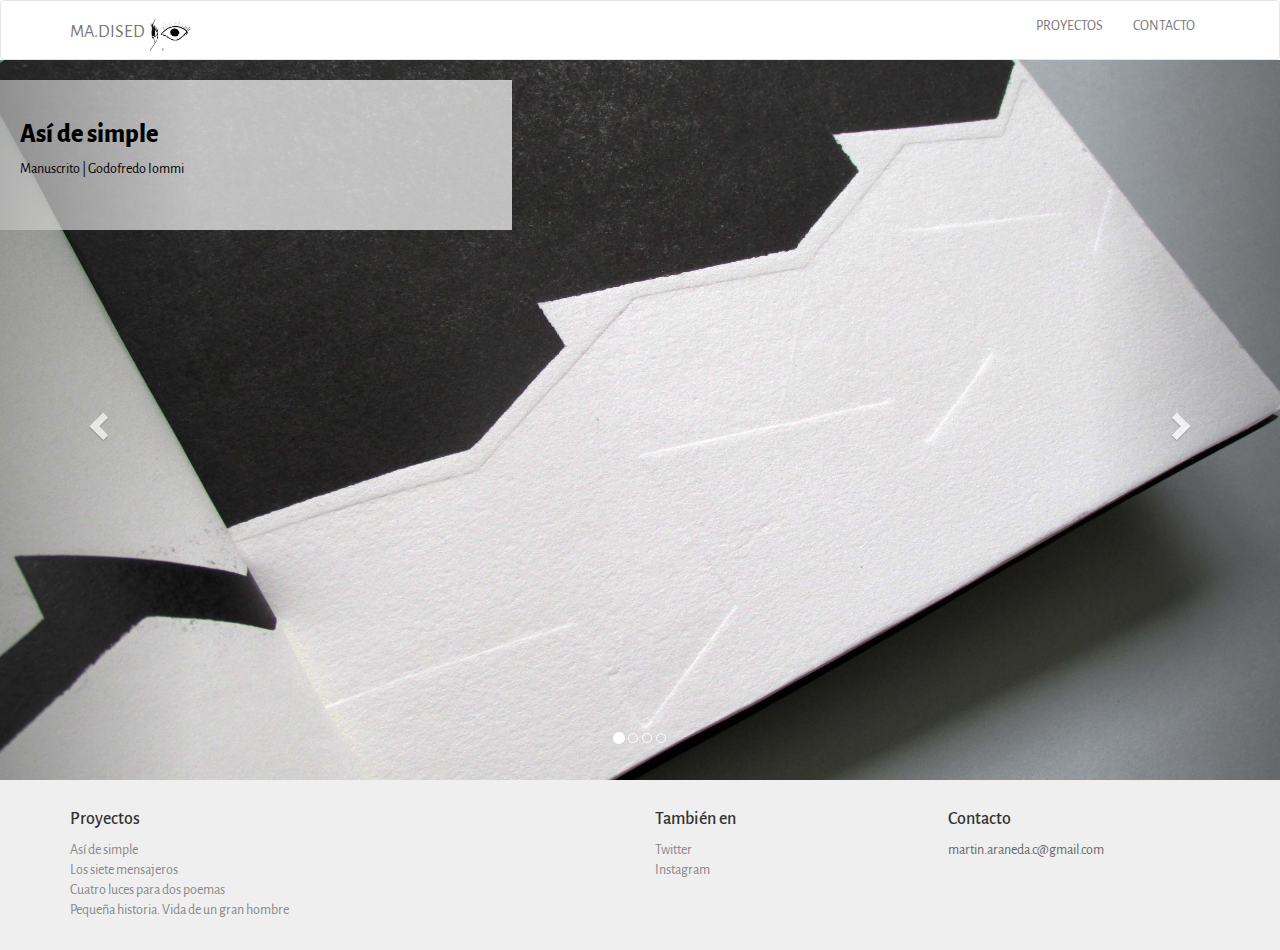
<file: index.html>
<!DOCTYPE html>
<html>

<head>
	<meta name="viewport" content="width=device-width, initial-scale=1">
	<meta charset="UTF-8">
	<title>MA.DISED | Diseño Editorial</title>
	<link rel="stylesheet" type="text/css" href="css/bootstrap.min.css">
	<link rel="stylesheet" type="text/css" href="css/custom.css">
	<link href="https://fonts.googleapis.com/css?family=Alegreya+Sans:400,700,800" rel="stylesheet"></head> 

<body>

	<nav class="navbar navbar-default">
	  <div class="container">
	    <!-- Brand and toggle get grouped for better mobile display -->
	    <div class="navbar-header">
	      <button type="button" class="navbar-toggle collapsed" data-toggle="collapse" data-target="#bs-example-navbar-collapse-1" aria-expanded="false">
	        <span class="sr-only">Toggle navigation</span>
	        <span class="icon-bar"></span>
	        <span class="icon-bar"></span>
	        <span class="icon-bar"></span>
	      </button>
	      <a href="index.html"><div class="navbar-brand">MA.DISED<img src="img/carabuenosaires.jpg"></div></a>
	    </div>

	    <!-- Collect the nav links, forms, and other content for toggling -->
	    <div class="collapse navbar-collapse" id="bs-example-navbar-collapse-1">

	      <ul class="nav navbar-nav navbar-right">
	        <li><a href="proyectos.html">PROYECTOS</a></li>
	        <li><a href="contacto.html">CONTACTO</a></li>
	      </ul>
	    </div><!-- /.navbar-collapse -->
	  </div><!-- /.container-fluid -->
	</nav>


<div id="myCarousel" class="carousel slide" data-ride="carousel">
  <!-- Indicators -->
  <ol class="carousel-indicators">
    <li data-target="#myCarousel" data-slide-to="0" class="active"></li>
    <li data-target="#myCarousel" data-slide-to="1"></li>
    <li data-target="#myCarousel" data-slide-to="2"></li>
    <li data-target="#myCarousel" data-slide-to="3"></li>
  </ol>

  <!-- Wrapper for slides -->
  <div class="carousel-inner" role="listbox">
    <div class="item active">
      <img src="img/home/home1.jpg" alt="Así de simple">
      <a href="asi-de-simple.html">
      <div class="carousel-caption">
	    <h3>Así de simple</h3>
	    <p>Manuscrito | Godofredo Iommi</p>
	  </div>
	  </a>
    </div>

    <div class="item">
      <img src="img/home/home2.jpg" alt="Chania">
      <a href="cuatro-luces.html">
      <div class="carousel-caption">
	    <h3>Cuatro luces para dos poemas</h3>
	    <p>Poesía | G. Apollinaire, A. Rimbaud</p>
	  </div>
	  </a>
    </div>

    <div class="item">
      <img src="img/home/home3.jpg" alt="Flower">
      <a href="los-siete-mensajeros.html">
      <div class="carousel-caption">
	    <h3>Los siete mensajeros</h3>
	    <p>Cuento | Dino Buzzati</p>
	  </div>
	  </a>
    </div>

    <div class="item">
      <img src="img/home/home4.jpg" alt="Flower">
      <a href="pequena-historia.html">
      <div class="carousel-caption">
	    <h3>Pequeña historia. Vida de un gran hombre</h3>
	    <p>Biografía | Luis Cabrera Spiess</p>
	  </div>
	  </a>
    </div>
  </div>

  <!-- Left and right controls -->
  <a class="left carousel-control" href="#myCarousel" role="button" data-slide="prev">
    <span class="glyphicon glyphicon-chevron-left" aria-hidden="true"></span>
    <span class="sr-only">Anterior</span>
  </a>
  <a class="right carousel-control" href="#myCarousel" role="button" data-slide="next">
    <span class="glyphicon glyphicon-chevron-right" aria-hidden="true"></span>
    <span class="sr-only">Siguiente</span>
  </a>
</div>
	
<footer class="footer">

	<div class="container">
		<div class="row">
			<div class="col-md-6">
				<h4>Proyectos</h4>
				<ul>
					<a href="asi-de-simple.html"><li>Así de simple</li></a>
					<a href="los-siete-mensajeros.html"><li>Los siete mensajeros</li></a>
					<a href="cuatro-luces.html"><li>Cuatro luces para dos poemas</li></a>
					<a href="pequena-historia.html"><li>Pequeña historia. Vida de un gran hombre</li></a>
				</ul>
			</div>
			<div class="col-md-3">
				<h4>También en</h4>
				<ul>
					<a href="http://twitter.com/aranedamartin"><li>Twitter</li></a>
					<a href="http://www.instagram.com/martinaraneda/"><li>Instagram</li></a>
				</ul>
			</div>
			<div class="col-md-3">
				<h4>Contacto</h4>
				<a href="contacto.html"><p>martin.araneda.c@gmail.com</p></a>
			</div>
		</div>
	</div>
		
	<script src="https://ajax.googleapis.com/ajax/libs/jquery/3.1.0/jquery.min.js"></script>
	<script src="js/bootstrap.min.js"></script>

</footer>

</body>
</html>
</file>
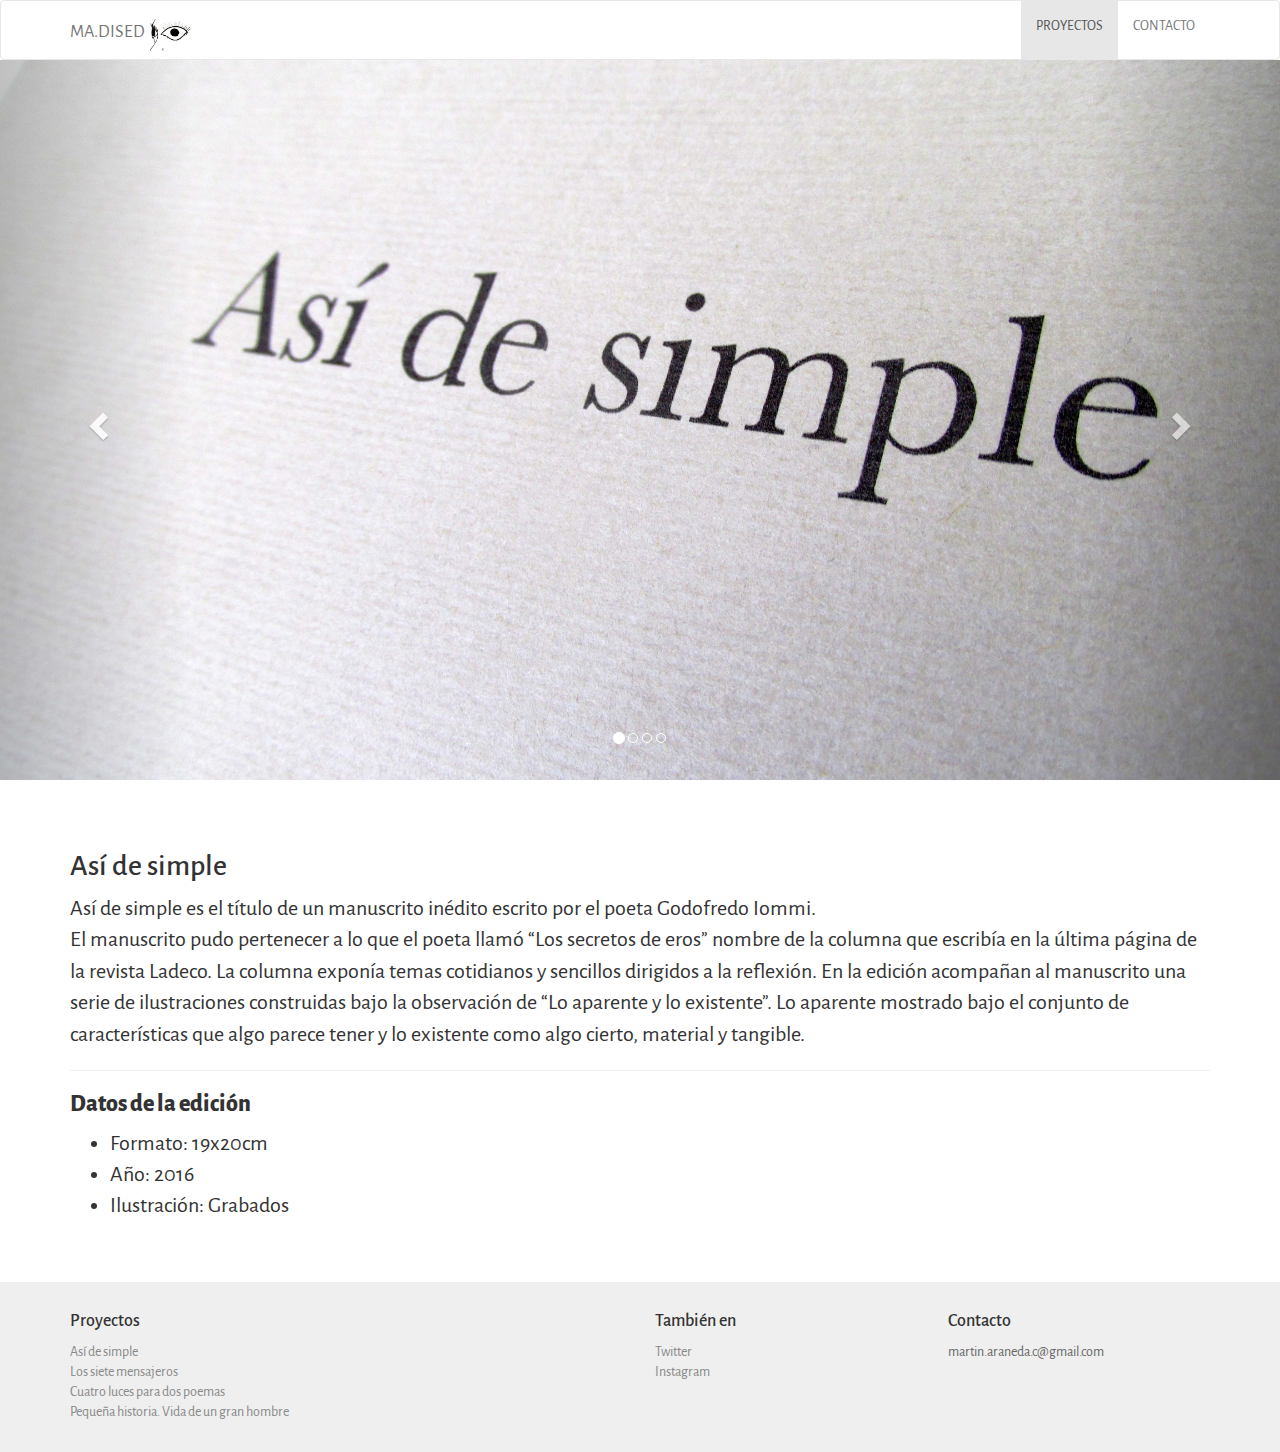
<file: asi-de-simple.html>
<!DOCTYPE html>
<html>

<head>
	<meta name="viewport" content="width=device-width, initial-scale=1">
	<meta charset="UTF-8">
	<title>MA.DISED | Diseño Editorial</title>
	<link rel="stylesheet" type="text/css" href="css/bootstrap.min.css">
	<link rel="stylesheet" type="text/css" href="css/custom.css">
	<link href="https://fonts.googleapis.com/css?family=Alegreya+Sans:400,700,800" rel="stylesheet"></head> 

<body>

	<nav class="navbar navbar-default">
	  <div class="container">
	    <!-- Brand and toggle get grouped for better mobile display -->
	    <div class="navbar-header">
	      <button type="button" class="navbar-toggle collapsed" data-toggle="collapse" data-target="#bs-example-navbar-collapse-1" aria-expanded="false">
	        <span class="sr-only">Toggle navigation</span>
	        <span class="icon-bar"></span>
	        <span class="icon-bar"></span>
	        <span class="icon-bar"></span>
	      </button>
	      <a href="index.html"><div class="navbar-brand">MA.DISED<img src="img/carabuenosaires.jpg"></div></a>
	    </div>

	    <!-- Collect the nav links, forms, and other content for toggling -->
	    <div class="collapse navbar-collapse" id="bs-example-navbar-collapse-1">

	      <ul class="nav navbar-nav navbar-right">
	        <li class="active"><a href="proyectos.html">PROYECTOS</a></li>
	        <li><a href="contacto.html">CONTACTO</a></li>
	      </ul>
	    </div><!-- /.navbar-collapse -->
	  </div><!-- /.container-fluid -->
	</nav>


<div id="myCarousel" class="carousel slide" data-ride="carousel">
  <!-- Indicators -->
  <ol class="carousel-indicators">
    <li data-target="#myCarousel" data-slide-to="0" class="active"></li>
    <li data-target="#myCarousel" data-slide-to="1"></li>
    <li data-target="#myCarousel" data-slide-to="2"></li>
    <li data-target="#myCarousel" data-slide-to="3"></li>
  </ol>

  <!-- Wrapper for slides -->
  <div class="carousel-inner" role="listbox">
    <div class="item active">
      <img src="img/asi-de-simple/01.jpg" alt="Así de simple">
    </div>

    <div class="item">
      <img src="img/asi-de-simple/02.jpg" alt="Chania">
    </div>

    <div class="item">
      <img src="img/asi-de-simple/03.jpg" alt="Flower">
    </div>

    <div class="item">
      <img src="img/asi-de-simple/04.jpg" alt="Flower">
    </div>
  </div>

  <!-- Left and right controls -->
  <a class="left carousel-control" href="#myCarousel" role="button" data-slide="prev">
    <span class="glyphicon glyphicon-chevron-left" aria-hidden="true"></span>
    <span class="sr-only">Anterior</span>
  </a>
  <a class="right carousel-control" href="#myCarousel" role="button" data-slide="next">
    <span class="glyphicon glyphicon-chevron-right" aria-hidden="true"></span>
    <span class="sr-only">Siguiente</span>
  </a>
</div>

	<div class="container contenido">
  		<h2>Así de simple</h2>

  		<p>
  			Así de simple es el título de un manuscrito inédito escrito por el poeta Godofredo Iommi. </br>
			El manuscrito pudo pertenecer a lo que el poeta llamó “Los secretos de eros” nombre de la columna que escribía en la última página de la revista Ladeco. La columna exponía temas cotidianos y sencillos dirigidos a la reflexión. En la edición acompañan al manuscrito una serie de ilustraciones construidas bajo la observación de “Lo aparente y lo existente”. Lo aparente mostrado bajo el conjunto de características que algo parece tener y lo existente como algo cierto, material y tangible. 
  		</p>
  		<hr>
  		<h3>Datos de la edición</h3>
  		<ul>
  			<li>Formato: 19x20cm</li>
  			<li>Año: 2016</li>
  			<li>Ilustración: Grabados</li>
  		</ul>
	</div>
	
<footer class="footer">

	<div class="container">
		<div class="row">
			<div class="col-md-6">
				<h4>Proyectos</h4>
				<ul>
					<a href="#"><li>Así de simple</li></a>
					<a href="#"><li>Los siete mensajeros</li></a>
					<a href="#"><li>Cuatro luces para dos poemas</li></a>
					<a href="#"><li>Pequeña historia. Vida de un gran hombre</li></a>
				</ul>
			</div>
			<div class="col-md-3">
				<h4>También en</h4>
				<ul>
					<a href="http://twitter.com/aranedamartin"><li>Twitter</li></a>
					<a href="http://www.instagram.com/martinaraneda/"><li>Instagram</li></a>
				</ul>
			</div>
			<div class="col-md-3">
				<h4>Contacto</h4>
				<a href="contacto.html"><p>martin.araneda.c@gmail.com</p></a>
			</div>
		</div>
	</div>
		
	<script src="https://ajax.googleapis.com/ajax/libs/jquery/3.1.0/jquery.min.js"></script>
	<script src="js/bootstrap.min.js"></script>

</footer>

</body>
</html>
</file>
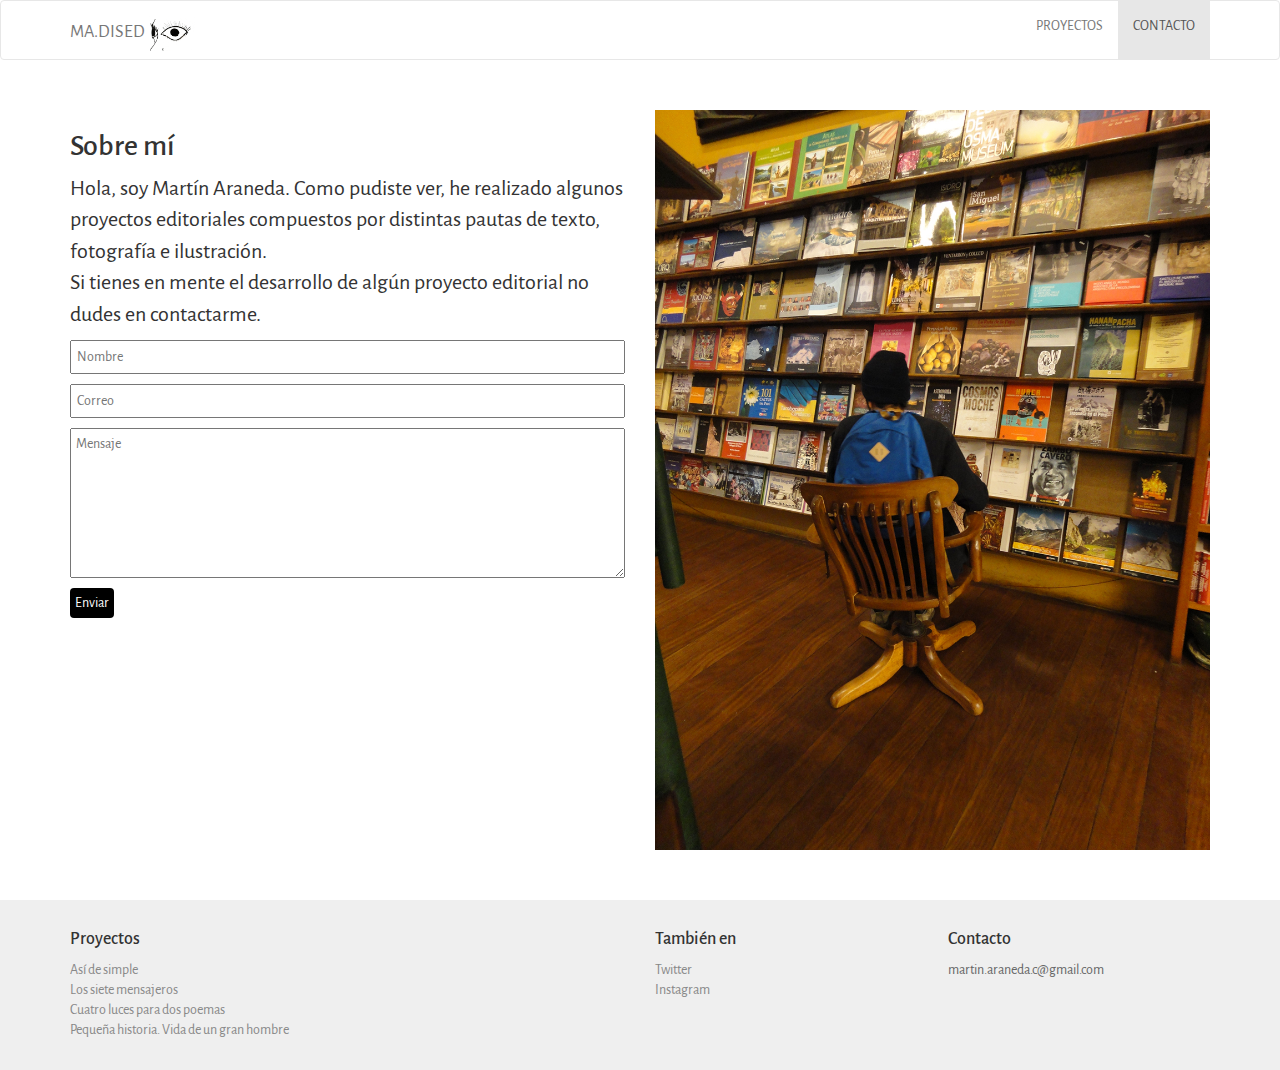
<file: contacto.html>
<!DOCTYPE html>
<html>

<head>
	<meta name="viewport" content="width=device-width, initial-scale=1">
	<meta charset="UTF-8">
	<title>MA.DISED | Diseño Editorial</title>
	<link rel="stylesheet" type="text/css" href="css/bootstrap.min.css">
	<link rel="stylesheet" type="text/css" href="css/custom.css">
	<link href="https://fonts.googleapis.com/css?family=Alegreya+Sans:400,700,800" rel="stylesheet"></head> 

<body>

	<nav class="navbar navbar-default">
	  <div class="container">
	    <!-- Brand and toggle get grouped for better mobile display -->
	    <div class="navbar-header">
	      <button type="button" class="navbar-toggle collapsed" data-toggle="collapse" data-target="#bs-example-navbar-collapse-1" aria-expanded="false">
	        <span class="sr-only">Toggle navigation</span>
	        <span class="icon-bar"></span>
	        <span class="icon-bar"></span>
	        <span class="icon-bar"></span>
	      </button>
	      <a href="index.html"><div class="navbar-brand">MA.DISED<img src="img/carabuenosaires.jpg"></div></a>
	    </div>

	    <!-- Collect the nav links, forms, and other content for toggling -->
	    <div class="collapse navbar-collapse" id="bs-example-navbar-collapse-1">

	      <ul class="nav navbar-nav navbar-right">
	        <li><a href="proyectos.html">PROYECTOS</a></li>
	        <li class="active"><a href="contacto.html">CONTACTO</a></li>
	      </ul>
	    </div><!-- /.navbar-collapse -->
	  </div><!-- /.container-fluid -->
	</nav>

<div class="container contenido">
	<div class="row">
		<div class="col-md-6">
			<h2>Sobre mí</h2>
			<p>Hola, soy Martín Araneda. Como pudiste ver, he realizado algunos proyectos editoriales compuestos por distintas pautas de texto, fotografía e ilustración.</br>
			Si tienes en mente el desarrollo de algún proyecto editorial no dudes en contactarme.</p>

			<form class="contacto">
				<input type="text" name="Name" id="Name" placeholder="Nombre" />
	
				<input type="text" name="Email" id="Email" placeholder="Correo" />
				
				<textarea name="Message" rows="20" cols="20" id="Message" placeholder="Mensaje"></textarea>

				<input class="btn btn-primary" type="submit" name="submit" value="Enviar" class="submit-button" />
			</form>
		</div>

		<div class="col-md-6">
			<img style="width:100%;" src="img/contacto-2.jpg">
		</div>
	</div>
</div>
	
<footer class="footer">

	<div class="container">
		<div class="row">
			<div class="col-md-6">
				<h4>Proyectos</h4>
				<ul>
					<a href="asi-de-simple.html"><li>Así de simple</li></a>
					<a href="los-siete-mensajeros.html"><li>Los siete mensajeros</li></a>
					<a href="cuatro-luces.html"><li>Cuatro luces para dos poemas</li></a>
					<a href="pequena-historia.html"><li>Pequeña historia. Vida de un gran hombre</li></a>
				</ul>
			</div>
			<div class="col-md-3">
				<h4>También en</h4>
				<ul>
					<a href="http://twitter.com/aranedamartin"><li>Twitter</li></a>
					<a href="http://www.instagram.com/martinaraneda/"><li>Instagram</li></a>
				</ul>
			</div>
			<div class="col-md-3">
				<h4>Contacto</h4>
				<a href="#"><p>martin.araneda.c@gmail.com</p></a>
			</div>
		</div>
	</div>
		
	<script src="https://ajax.googleapis.com/ajax/libs/jquery/3.1.0/jquery.min.js"></script>
	<script src="js/bootstrap.min.js"></script>

</footer>

</body>
</html>
</file>
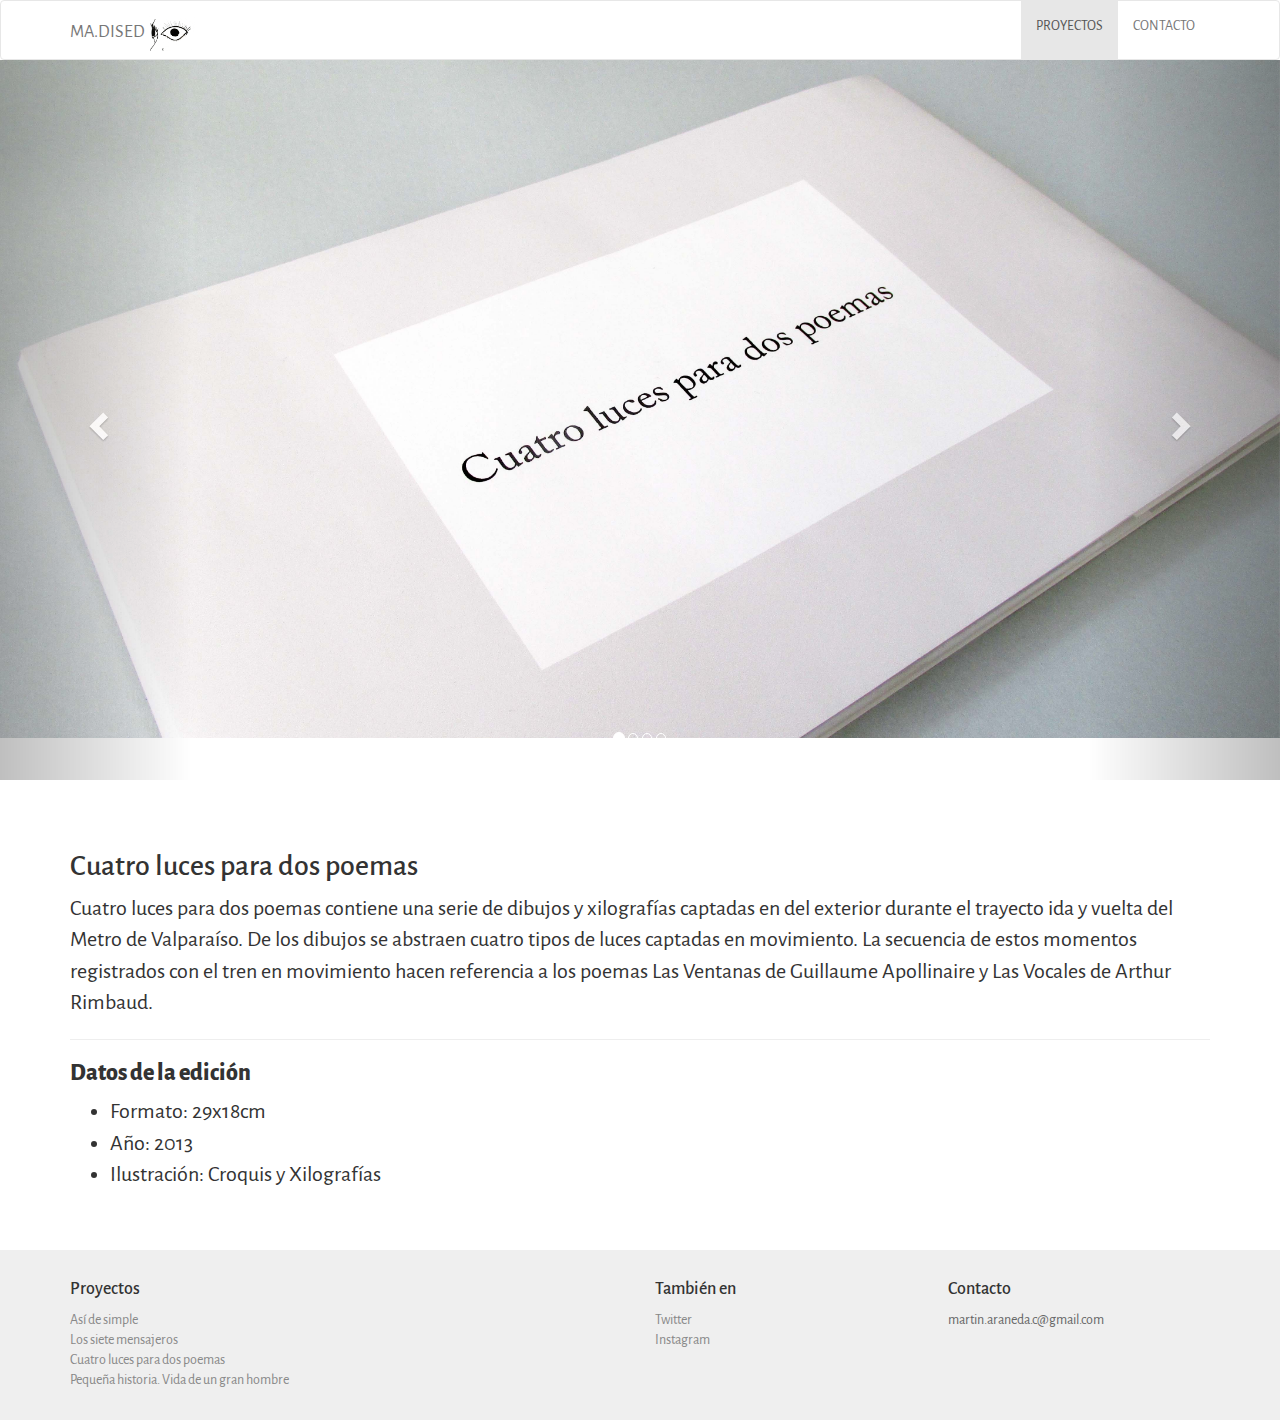
<file: cuatro-luces.html>
<!DOCTYPE html>
<html>

<head>
	<meta name="viewport" content="width=device-width, initial-scale=1">
	<meta charset="UTF-8">
	<title>MA.DISED | Diseño Editorial</title>
	<link rel="stylesheet" type="text/css" href="css/bootstrap.min.css">
	<link rel="stylesheet" type="text/css" href="css/custom.css">
	<link href="https://fonts.googleapis.com/css?family=Alegreya+Sans:400,700,800" rel="stylesheet"></head> 

<body>

	<nav class="navbar navbar-default">
	  <div class="container">
	    <!-- Brand and toggle get grouped for better mobile display -->
	    <div class="navbar-header">
	      <button type="button" class="navbar-toggle collapsed" data-toggle="collapse" data-target="#bs-example-navbar-collapse-1" aria-expanded="false">
	        <span class="sr-only">Toggle navigation</span>
	        <span class="icon-bar"></span>
	        <span class="icon-bar"></span>
	        <span class="icon-bar"></span>
	      </button>
	      <a href="index.html"><div class="navbar-brand">MA.DISED<img src="img/carabuenosaires.jpg"></div></a>
	    </div>

	    <!-- Collect the nav links, forms, and other content for toggling -->
	    <div class="collapse navbar-collapse" id="bs-example-navbar-collapse-1">

	      <ul class="nav navbar-nav navbar-right">
	        <li class="active"><a href="proyectos.html">PROYECTOS</a></li>
	        <li><a href="contacto.html">CONTACTO</a></li>
	      </ul>
	    </div><!-- /.navbar-collapse -->
	  </div><!-- /.container-fluid -->
	</nav>


<div id="myCarousel" class="carousel slide" data-ride="carousel">
  <!-- Indicators -->
  <ol class="carousel-indicators">
    <li data-target="#myCarousel" data-slide-to="0" class="active"></li>
    <li data-target="#myCarousel" data-slide-to="1"></li>
    <li data-target="#myCarousel" data-slide-to="2"></li>
    <li data-target="#myCarousel" data-slide-to="3"></li>
  </ol>

  <!-- Wrapper for slides -->
  <div class="carousel-inner" role="listbox">
    <div class="item active">
      <img src="img/cuatro-luces/01.jpg" alt="Así de simple">
    </div>

    <div class="item">
      <img src="img/cuatro-luces/02.jpg" alt="Chania">
    </div>

    <div class="item">
      <img src="img/cuatro-luces/03.jpg" alt="Flower">
    </div>

    <div class="item">
      <img src="img/cuatro-luces/04.jpg" alt="Flower">
    </div>
  </div>

  <!-- Left and right controls -->
  <a class="left carousel-control" href="#myCarousel" role="button" data-slide="prev">
    <span class="glyphicon glyphicon-chevron-left" aria-hidden="true"></span>
    <span class="sr-only">Anterior</span>
  </a>
  <a class="right carousel-control" href="#myCarousel" role="button" data-slide="next">
    <span class="glyphicon glyphicon-chevron-right" aria-hidden="true"></span>
    <span class="sr-only">Siguiente</span>
  </a>
</div>

	<div class="container contenido">
  		<h2>Cuatro luces para dos poemas</h2>

  		<p>
  			Cuatro luces para dos poemas contiene una serie de dibujos y xilografías captadas en del exterior durante el trayecto ida y vuelta del Metro de Valparaíso. De los dibujos se abstraen cuatro tipos de luces captadas en movimiento. La secuencia de estos momentos registrados con el tren en movimiento hacen referencia a los poemas Las Ventanas de Guillaume Apollinaire y Las Vocales de Arthur Rimbaud. 
  		</p>
  		<hr>
  		<h3>Datos de la edición</h3>
  		<ul>
  			<li>Formato: 29x18cm</li>
  			<li>Año: 2013</li>
  			<li>Ilustración: Croquis y Xilografías</li>
  		</ul>
	</div>
	
<footer class="footer">

	<div class="container">
		<div class="row">
			<div class="col-md-6">
				<h4>Proyectos</h4>
				<ul>
					<a href="asi-de-simple.html"><li>Así de simple</li></a>
					<a href="los-siete-mensajeros.html"><li>Los siete mensajeros</li></a>
					<a href="cuatro-luces.html"><li>Cuatro luces para dos poemas</li></a>
					<a href="pequena-historia.html"><li>Pequeña historia. Vida de un gran hombre</li></a>
				</ul>
			</div>
			<div class="col-md-3">
				<h4>También en</h4>
				<ul>
					<a href="http://twitter.com/aranedamartin"><li>Twitter</li></a>
					<a href="http://www.instagram.com/martinaraneda/"><li>Instagram</li></a>
				</ul>
			</div>
			<div class="col-md-3">
				<h4>Contacto</h4>
				<a href="contacto.html"><p>martin.araneda.c@gmail.com</p></a>
			</div>
		</div>
	</div>
		
	<script src="https://ajax.googleapis.com/ajax/libs/jquery/3.1.0/jquery.min.js"></script>
	<script src="js/bootstrap.min.js"></script>

</footer>

</body>
</html>
</file>
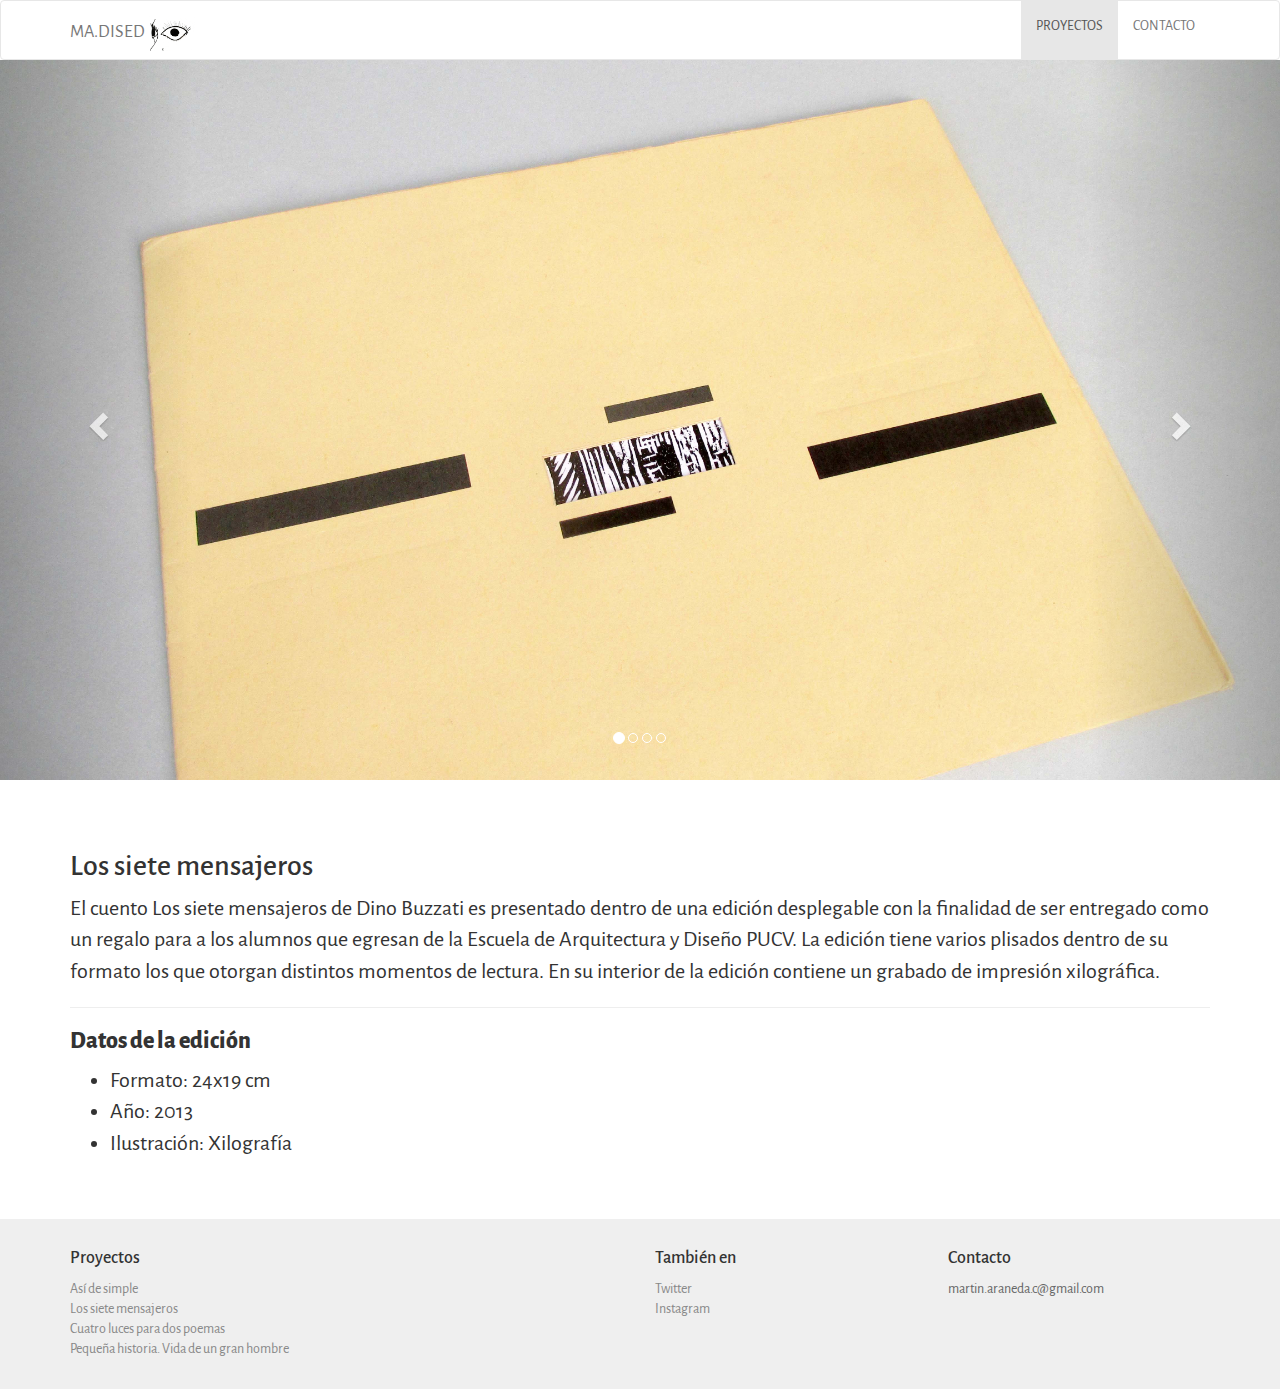
<file: los-siete-mensajeros.html>
<!DOCTYPE html>
<html>

<head>
	<meta name="viewport" content="width=device-width, initial-scale=1">
	<meta charset="UTF-8">
	<title>MA.DISED | Diseño Editorial</title>
	<link rel="stylesheet" type="text/css" href="css/bootstrap.min.css">
	<link rel="stylesheet" type="text/css" href="css/custom.css">
	<link href="https://fonts.googleapis.com/css?family=Alegreya+Sans:400,700,800" rel="stylesheet"></head> 

<body>

	<nav class="navbar navbar-default">
	  <div class="container">
	    <!-- Brand and toggle get grouped for better mobile display -->
	    <div class="navbar-header">
	      <button type="button" class="navbar-toggle collapsed" data-toggle="collapse" data-target="#bs-example-navbar-collapse-1" aria-expanded="false">
	        <span class="sr-only">Toggle navigation</span>
	        <span class="icon-bar"></span>
	        <span class="icon-bar"></span>
	        <span class="icon-bar"></span>
	      </button>
	      <a href="index.html"><div class="navbar-brand">MA.DISED<img src="img/carabuenosaires.jpg"></div></a>
	    </div>

	    <!-- Collect the nav links, forms, and other content for toggling -->
	    <div class="collapse navbar-collapse" id="bs-example-navbar-collapse-1">

	      <ul class="nav navbar-nav navbar-right">
	        <li class="active"><a href="proyectos.html">PROYECTOS</a></li>
	        <li><a href="contacto.html">CONTACTO</a></li>
	      </ul>
	    </div><!-- /.navbar-collapse -->
	  </div><!-- /.container-fluid -->
	</nav>


<div id="myCarousel" class="carousel slide" data-ride="carousel">
  <!-- Indicators -->
  <ol class="carousel-indicators">
    <li data-target="#myCarousel" data-slide-to="0" class="active"></li>
    <li data-target="#myCarousel" data-slide-to="1"></li>
    <li data-target="#myCarousel" data-slide-to="2"></li>
    <li data-target="#myCarousel" data-slide-to="3"></li>
  </ol>

  <!-- Wrapper for slides -->
  <div class="carousel-inner" role="listbox">
    <div class="item active">
      <img src="img/los-siete-mensajeros/01.jpg" alt="Así de simple">
    </div>

    <div class="item">
      <img src="img/los-siete-mensajeros/02.jpg" alt="Chania">
    </div>

    <div class="item">
      <img src="img/los-siete-mensajeros/03.jpg" alt="Flower">
    </div>

    <div class="item">
      <img src="img/los-siete-mensajeros/04-2.jpg" alt="Flower">
    </div>
  </div>

  <!-- Left and right controls -->
  <a class="left carousel-control" href="#myCarousel" role="button" data-slide="prev">
    <span class="glyphicon glyphicon-chevron-left" aria-hidden="true"></span>
    <span class="sr-only">Anterior</span>
  </a>
  <a class="right carousel-control" href="#myCarousel" role="button" data-slide="next">
    <span class="glyphicon glyphicon-chevron-right" aria-hidden="true"></span>
    <span class="sr-only">Siguiente</span>
  </a>
</div>

	<div class="container contenido">
  		<h2>Los siete mensajeros</h2>
  		<p>
  			El cuento Los siete mensajeros de Dino Buzzati es presentado dentro de una edición desplegable con la finalidad de ser entregado como un regalo para a los alumnos que egresan de la Escuela de Arquitectura y Diseño PUCV. La edición tiene varios plisados dentro de su formato los que otorgan distintos momentos de lectura. En su interior de la edición contiene un grabado de impresión xilográfica.  
  		</p>
  		<hr>
  		<h3>Datos de la edición</h3>
  		<ul>
  			<li>Formato: 24x19 cm</li>
  			<li>Año: 2013</li>
  			<li>Ilustración: Xilografía</li>
  		</ul>
	</div>
	
<footer class="footer">

	<div class="container">
		<div class="row">
			<div class="col-md-6">
				<h4>Proyectos</h4>
				<ul>
					<a href="asi-de-simple.html"><li>Así de simple</li></a>
					<a href="los-siete-mensajeros.html"><li>Los siete mensajeros</li></a>
					<a href="cuatro-luces.html"><li>Cuatro luces para dos poemas</li></a>
					<a href="pequena-historia.html"><li>Pequeña historia. Vida de un gran hombre</li></a>
				</ul>
			</div>
			<div class="col-md-3">
				<h4>También en</h4>
				<ul>
					<a href="http://twitter.com/aranedamartin"><li>Twitter</li></a>
					<a href="http://www.instagram.com/martinaraneda/"><li>Instagram</li></a>
				</ul>
			</div>
			<div class="col-md-3">
				<h4>Contacto</h4>
				<a href="contacto.html"><p>martin.araneda.c@gmail.com</p></a>
			</div>
		</div>
	</div>
		
	<script src="https://ajax.googleapis.com/ajax/libs/jquery/3.1.0/jquery.min.js"></script>
	<script src="js/bootstrap.min.js"></script>

</footer>

</body>
</html>
</file>
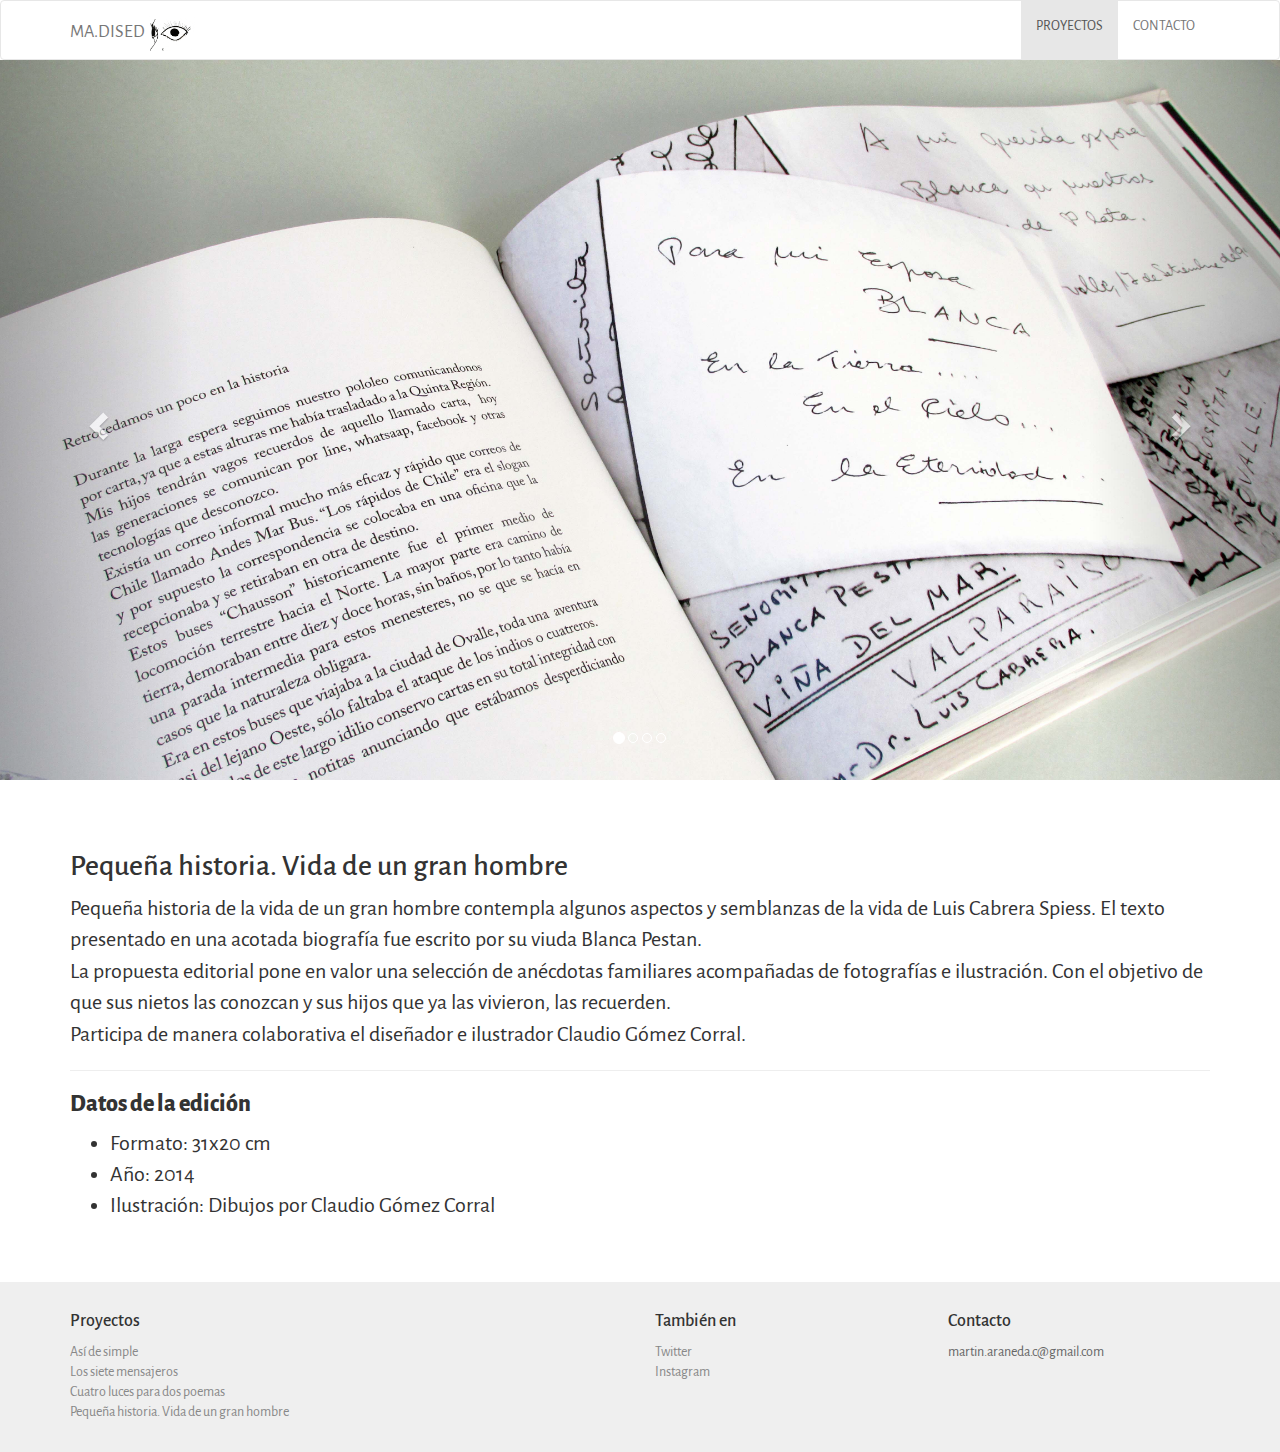
<file: pequena-historia.html>
<!DOCTYPE html>
<html>

<head>
	<meta name="viewport" content="width=device-width, initial-scale=1">
	<meta charset="UTF-8">
	<title>MA.DISED | Diseño Editorial</title>
	<link rel="stylesheet" type="text/css" href="css/bootstrap.min.css">
	<link rel="stylesheet" type="text/css" href="css/custom.css">
	<link href="https://fonts.googleapis.com/css?family=Alegreya+Sans:400,700,800" rel="stylesheet"></head> 

<body>

	<nav class="navbar navbar-default">
	  <div class="container">
	    <!-- Brand and toggle get grouped for better mobile display -->
	    <div class="navbar-header">
	      <button type="button" class="navbar-toggle collapsed" data-toggle="collapse" data-target="#bs-example-navbar-collapse-1" aria-expanded="false">
	        <span class="sr-only">Toggle navigation</span>
	        <span class="icon-bar"></span>
	        <span class="icon-bar"></span>
	        <span class="icon-bar"></span>
	      </button>
	      <a href="index.html"><div class="navbar-brand">MA.DISED<img src="img/carabuenosaires.jpg"></div></a>
	    </div>

	    <!-- Collect the nav links, forms, and other content for toggling -->
	    <div class="collapse navbar-collapse" id="bs-example-navbar-collapse-1">

	      <ul class="nav navbar-nav navbar-right">
	        <li class="active"><a href="proyectos.html">PROYECTOS</a></li>
	        <li><a href="contacto.html">CONTACTO</a></li>
	      </ul>
	    </div><!-- /.navbar-collapse -->
	  </div><!-- /.container-fluid -->
	</nav>


<div id="myCarousel" class="carousel slide" data-ride="carousel">
  <!-- Indicators -->
  <ol class="carousel-indicators">
    <li data-target="#myCarousel" data-slide-to="0" class="active"></li>
    <li data-target="#myCarousel" data-slide-to="1"></li>
    <li data-target="#myCarousel" data-slide-to="2"></li>
    <li data-target="#myCarousel" data-slide-to="3"></li>
  </ol>

  <!-- Wrapper for slides -->
  <div class="carousel-inner" role="listbox">
    <div class="item active">
      <img src="img/pequena-historia/01.jpg" alt="Así de simple">
    </div>

    <div class="item">
      <img src="img/pequena-historia/02.jpg" alt="Chania">
    </div>

    <div class="item">
      <img src="img/pequena-historia/03.jpg" alt="Flower">
    </div>

    <div class="item">
      <img src="img/pequena-historia/04.jpg" alt="Flower">
    </div>
  </div>

  <!-- Left and right controls -->
  <a class="left carousel-control" href="#myCarousel" role="button" data-slide="prev">
    <span class="glyphicon glyphicon-chevron-left" aria-hidden="true"></span>
    <span class="sr-only">Anterior</span>
  </a>
  <a class="right carousel-control" href="#myCarousel" role="button" data-slide="next">
    <span class="glyphicon glyphicon-chevron-right" aria-hidden="true"></span>
    <span class="sr-only">Siguiente</span>
  </a>
</div>

	<div class="container contenido">
  		<h2>Pequeña historia. Vida de un gran hombre</h2>
  		<p>
  			Pequeña historia de la vida de un gran hombre contempla algunos aspectos y semblanzas de la vida de Luis Cabrera Spiess. El texto presentado en una acotada biografía fue escrito por su viuda Blanca Pestan.</br>
			La propuesta editorial pone en valor una selección de anécdotas familiares acompañadas de fotografías e ilustración. Con el objetivo de que sus nietos las conozcan y sus hijos que ya las vivieron, las recuerden.</br>
			Participa de manera colaborativa el diseñador e ilustrador Claudio Gómez Corral.   
  		</p>
  		<hr>
  		<h3>Datos de la edición</h3>
  		<ul>
  			<li>Formato: 31x20 cm</li>
  			<li>Año: 2014</li>
  			<li>Ilustración: Dibujos por Claudio Gómez Corral</li>
  		</ul>
	</div>
	
<footer class="footer">

	<div class="container">
		<div class="row">
			<div class="col-md-6">
				<h4>Proyectos</h4>
				<ul>
					<a href="asi-de-simple.html"><li>Así de simple</li></a>
					<a href="los-siete-mensajeros.html"><li>Los siete mensajeros</li></a>
					<a href="cuatro-luces.html"><li>Cuatro luces para dos poemas</li></a>
					<a href="pequena-historia.html"><li>Pequeña historia. Vida de un gran hombre</li></a>
				</ul>
			</div>
			<div class="col-md-3">
				<h4>También en</h4>
				<ul>
					<a href="http://twitter.com/aranedamartin"><li>Twitter</li></a>
					<a href="http://www.instagram.com/martinaraneda/"><li>Instagram</li></a>
				</ul>
			</div>
			<div class="col-md-3">
				<h4>Contacto</h4>
				<a href="contacto.html"><p>martin.araneda.c@gmail.com</p></a>
			</div>
		</div>
	</div>
		
	<script src="https://ajax.googleapis.com/ajax/libs/jquery/3.1.0/jquery.min.js"></script>
	<script src="js/bootstrap.min.js"></script>

</footer>

</body>
</html>
</file>
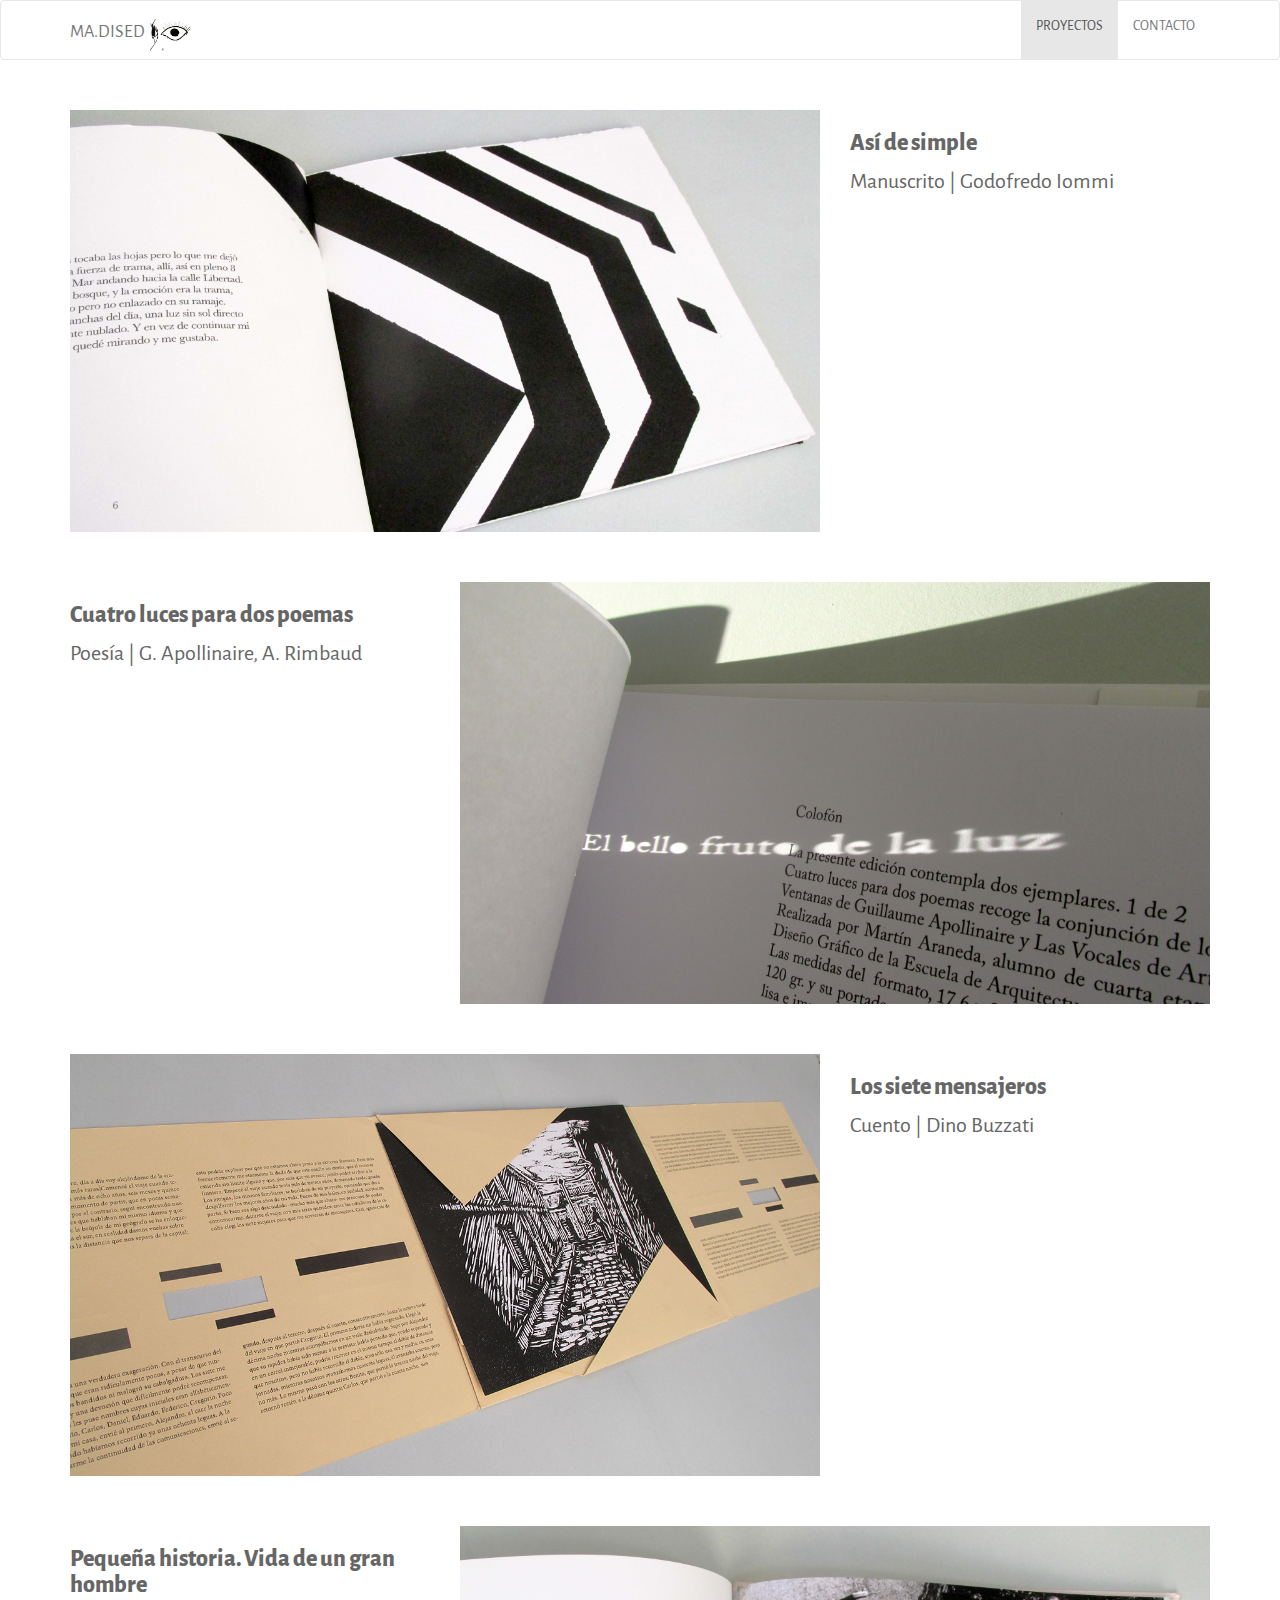
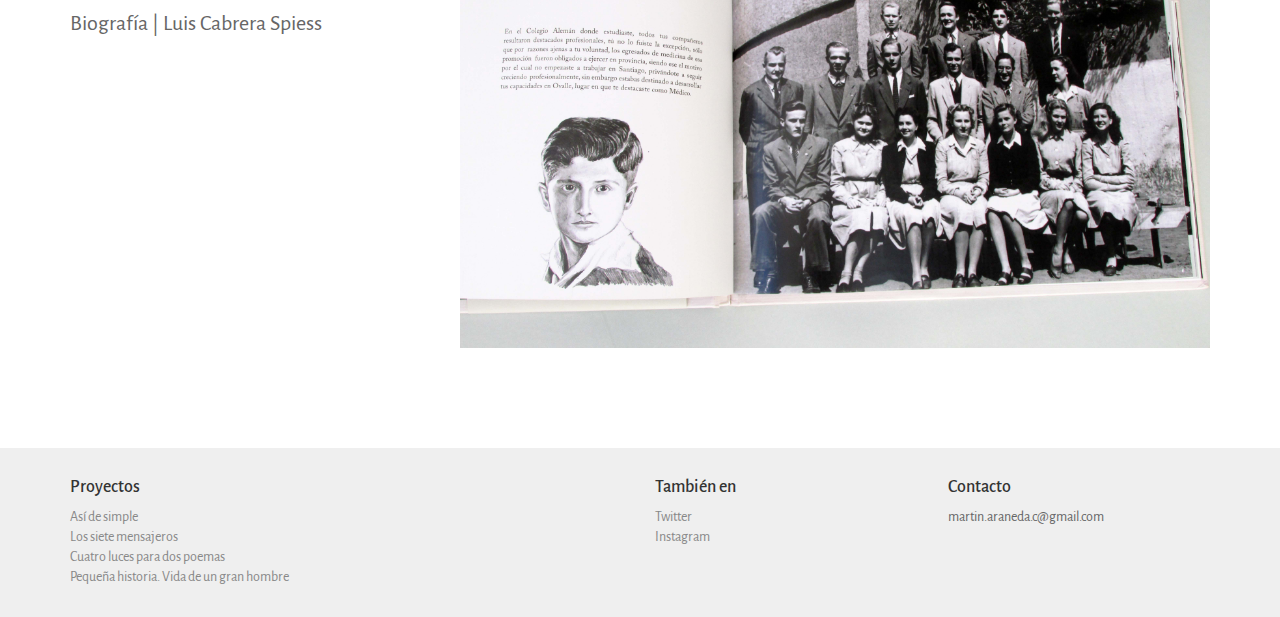
<file: proyectos.html>
<!DOCTYPE html>
<html>

<head>
	<meta name="viewport" content="width=device-width, initial-scale=1">
	<meta charset="UTF-8">
	<title>MA.DISED | Diseño Editorial</title>
	<link rel="stylesheet" type="text/css" href="css/bootstrap.min.css">
	<link rel="stylesheet" type="text/css" href="css/custom.css">
	<link href="https://fonts.googleapis.com/css?family=Alegreya+Sans:400,700,800" rel="stylesheet"></head> 

<body class="proyectos">

	<nav class="navbar navbar-default">
	  <div class="container">
	    <!-- Brand and toggle get grouped for better mobile display -->
	    <div class="navbar-header">
	      <button type="button" class="navbar-toggle collapsed" data-toggle="collapse" data-target="#bs-example-navbar-collapse-1" aria-expanded="false">
	        <span class="sr-only">Toggle navigation</span>
	        <span class="icon-bar"></span>
	        <span class="icon-bar"></span>
	        <span class="icon-bar"></span>
	      </button>
	      <a href="index.html"><div class="navbar-brand">MA.DISED<img src="img/carabuenosaires.jpg"></div></a>
	    </div>

	    <!-- Collect the nav links, forms, and other content for toggling -->
	    <div class="collapse navbar-collapse" id="bs-example-navbar-collapse-1">

	      <ul class="nav navbar-nav navbar-right">
	        <li class="active"><a href="proyectos.html">PROYECTOS</a></li>
	        <li><a href="contacto.html">CONTACTO</a></li>
	      </ul>
	    </div><!-- /.navbar-collapse -->
	  </div><!-- /.container-fluid -->
	</nav>

<div class="container contenido">
	<div class="row">
	<a href="asi-de-simple.html">
		<div class="col-sm-8">
			<img class="cien" src="img/asi-de-simple/04.jpg">
		</div>
		<div class="col-sm-4">
			<div class="proyect-info">
				<h3 class="proyect-title">Así de simple</h3>
				<p class="proyect-caption">Manuscrito | Godofredo Iommi</p>
			</div>
		</div>
	</a>
	</div>

	<hr>

	<div class="row">
	<a href="cuatro-luces.html">
		<div class="col-sm-4">
			<div class="proyect-info">
				<h3 class="proyect-title">Cuatro luces para dos poemas</h3>
				<p class="proyect-caption">Poesía | G. Apollinaire, A. Rimbaud</p>
			</div>
		</div>
		<div class="col-sm-8">
			<img class="cien" src="img/cuatro-luces/04.jpg">
		</div>
	</a>
	</div>

	<hr>

	<div class="row">
	<a href="los-siete-mensajeros.html">
		<div class="col-sm-8">
			<img class="cien" src="img/los-siete-mensajeros/04-2.jpg">
		</div>
		<div class="col-sm-4">
			<div class="proyect-info">
				<h3 class="proyect-title">Los siete mensajeros</h3>
				<p class="proyect-caption">Cuento | Dino Buzzati</p>
			</div>
		</div>
	</a>
	</div>

	<hr>

	<div class="row">
	<a href="pequena-historia.html">
		<div class="col-sm-4">
			<div class="proyect-info">
				<h3 class="proyect-title">Pequeña historia. Vida de un gran hombre</h3>
				<p class="proyect-caption">Biografía | Luis Cabrera Spiess</p>
			</div>
		</div>
		<div class="col-sm-8">
			<img class="cien" src="img/pequena-historia/03.jpg">
		</div>
	</a>
	</div>
</div>
	
<footer class="footer">

	<div class="container">
		<div class="row">
			<div class="col-md-6">
				<h4>Proyectos</h4>
				<ul>
					<a href="asi-de-simple.html"><li>Así de simple</li></a>
					<a href="los-siete-mensajeros.html"><li>Los siete mensajeros</li></a>
					<a href="cuatro-luces.html"><li>Cuatro luces para dos poemas</li></a>
					<a href="pequena-historia.html"><li>Pequeña historia. Vida de un gran hombre</li></a>
				</ul>
			</div>
			<div class="col-md-3">
				<h4>También en</h4>
				<ul>
					<a href="http://twitter.com/aranedamartin"><li>Twitter</li></a>
					<a href="http://www.instagram.com/martinaraneda/"><li>Instagram</li></a>
				</ul>
			</div>
			<div class="col-md-3">
				<h4>Contacto</h4>
				<a href="#"><p>martin.araneda.c@gmail.com</p></a>
			</div>
		</div>
	</div>
		
	<script src="https://ajax.googleapis.com/ajax/libs/jquery/3.1.0/jquery.min.js"></script>
	<script src="js/bootstrap.min.js"></script>

</footer>

</body>
</html>
</file>
<file: css/custom.css>
body{
    font-family: 'Alegreya Sans', sans-serif!important;
}

.contenido p{
	font-size: 22px;
}

.contenido li{
	font-size: 22px;
}

a{
	color:#666;
}

a:hover{
	color:#444;
}

.navbar-brand > img{
	width:50px;
	display: inline-block;
}

.navbar{
	min-height: 60px;
}

.navbar-default{
	background: #fff;
	margin-bottom: 0;
}

.navbar-nav > li > a{
	padding-bottom: 23px;
}

body{
	background-color: #fff;
}

h3{
	font-weight: 800;
}

.carousel-caption{
	top:20px;
	right: 60%;
	left: 0%;
	background: rgba(255,255,255,0.7);
	height: 150px;
	color:#000;
	text-shadow: none;
	text-align: left;
	padding: 20px;
}

.carousel-caption h3{
	font-size: 26px;
}

.contenido{
	margin-top: 50px;
	margin-bottom: 50px;
}

.contacto input{
	display: block;
	width: 100%;
	margin-bottom: 10px;
	padding: 5px;
}

.contacto textarea{
	display: block;
	width: 100%;
	padding: 5px;
	height: 150px;
	margin-bottom: 10px;
}

.contacto .btn{
	width: initial;
}

.btn-primary{
	background-color: #999!important;
	border: none;
}

.btn-primary{
	background-color: #000!important;
}

.cien{
	width:100%;
	margin-bottom: 50px;
}

.carousel-inner{
	height: 80vh;
}

@media (max-width: 852px) {
  .carousel-inner {
    height: auto;
  }
}

@media (max-width: 852px) {
  .carousel-caption {
    width: 100%;
  }
}

@media (min-width: 768px) {
  .proyectos hr {
    display:none;
  }
}

.footer{
	padding: 20px 0;
	background-color:#EFEFEF;
}

.footer ul{
	list-style: none;
	padding-left: 0;
}

.footer a > li{
	color:#888;
}

.footer a > li:hover{
	color:#444;
	text-decoration: none!important;
}
</file>
